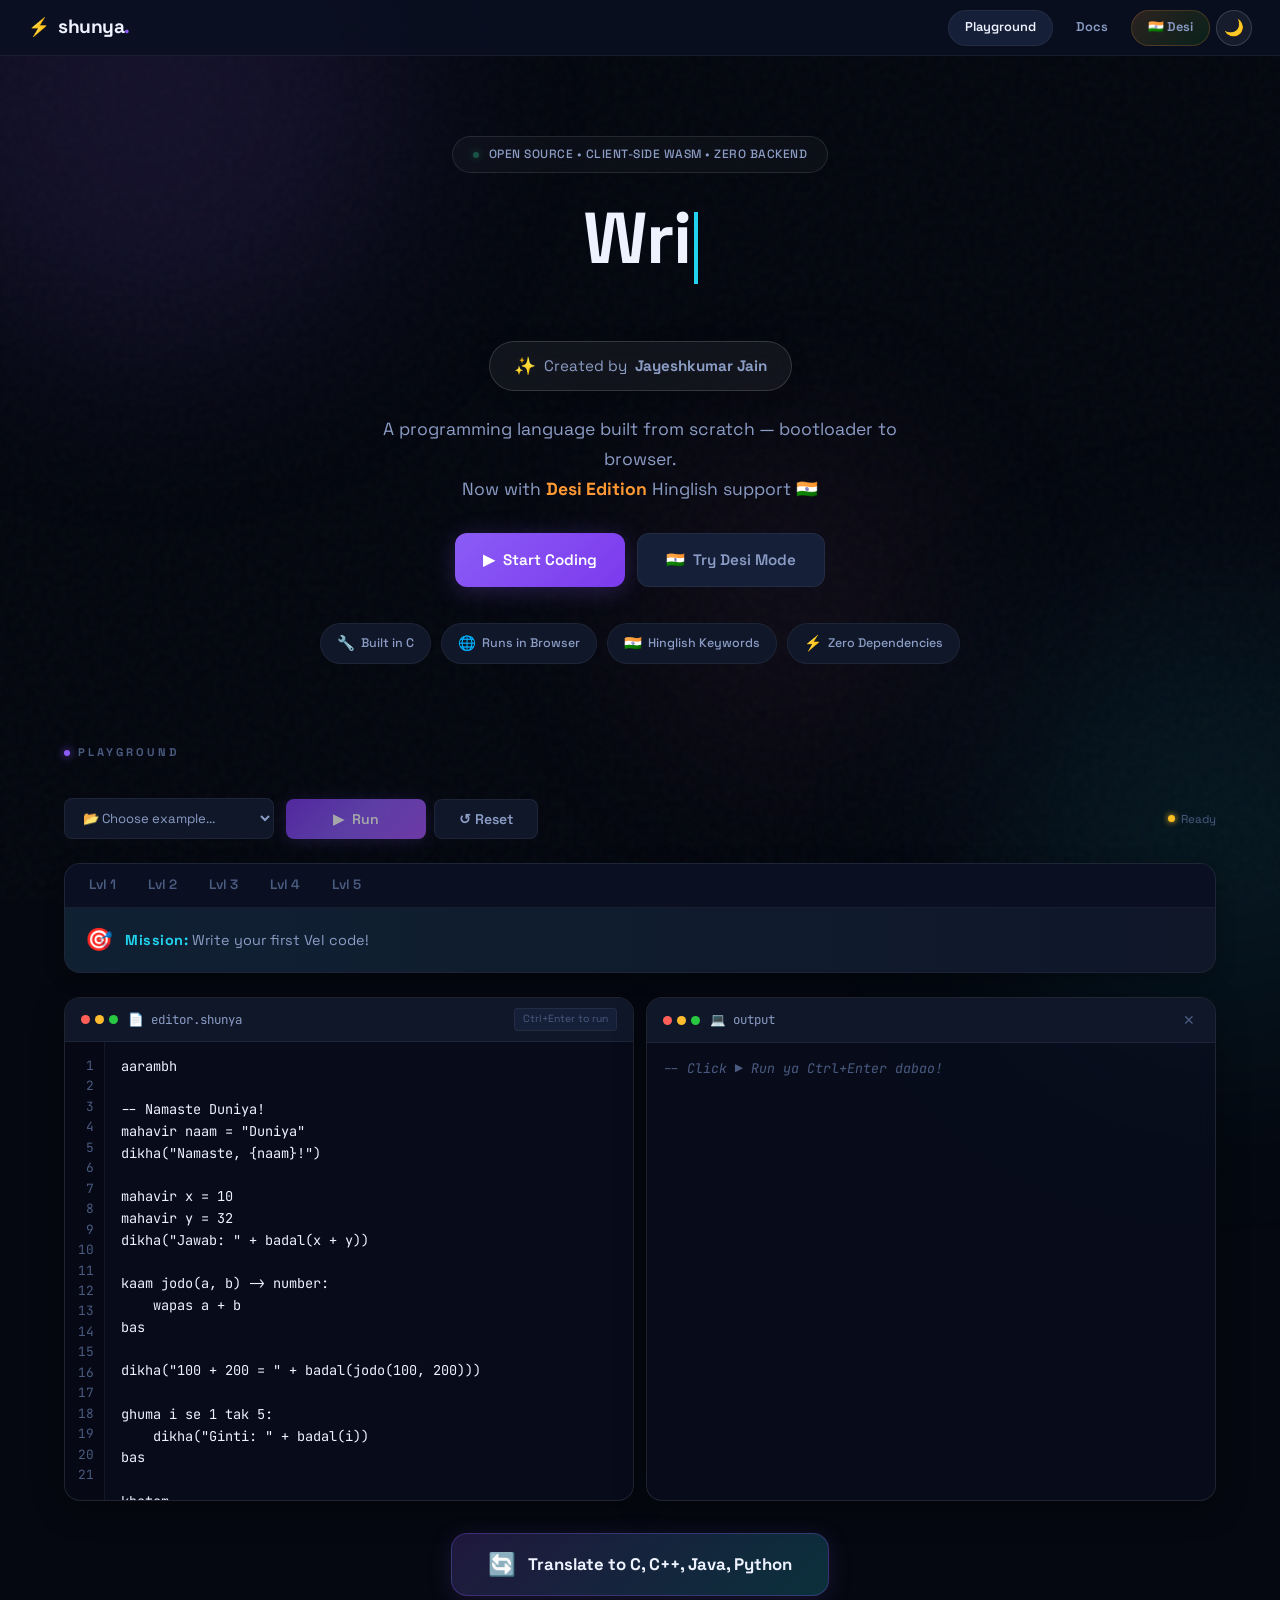
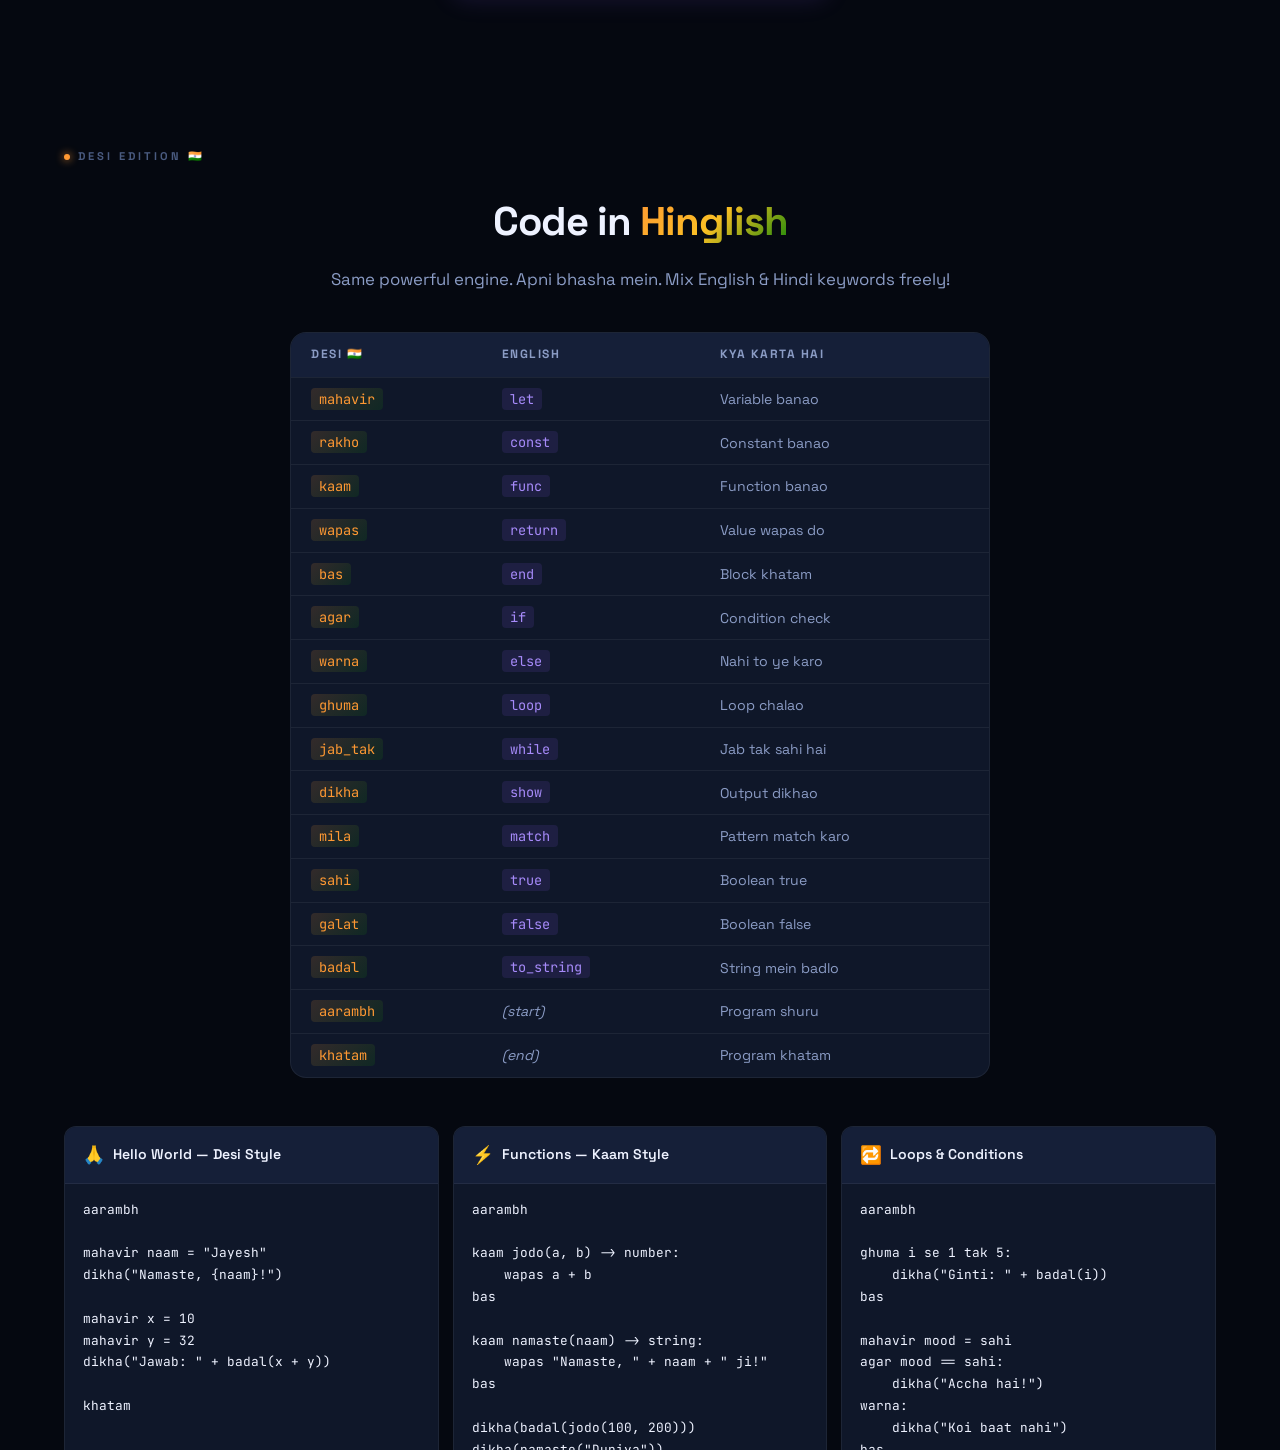
<file: velOS/index.html>
<!DOCTYPE html>
<html lang="en">
<head>
    <meta charset="UTF-8">
    <meta http-equiv="refresh" content="0; url='./web/index.html'">
    <title>ShunyaOS Redirect</title>
</head>
<body>
    <p>Redirecting to the <a href="./web/index.html">Shunya Playground</a>...</p>
</body>
</html>
</file>
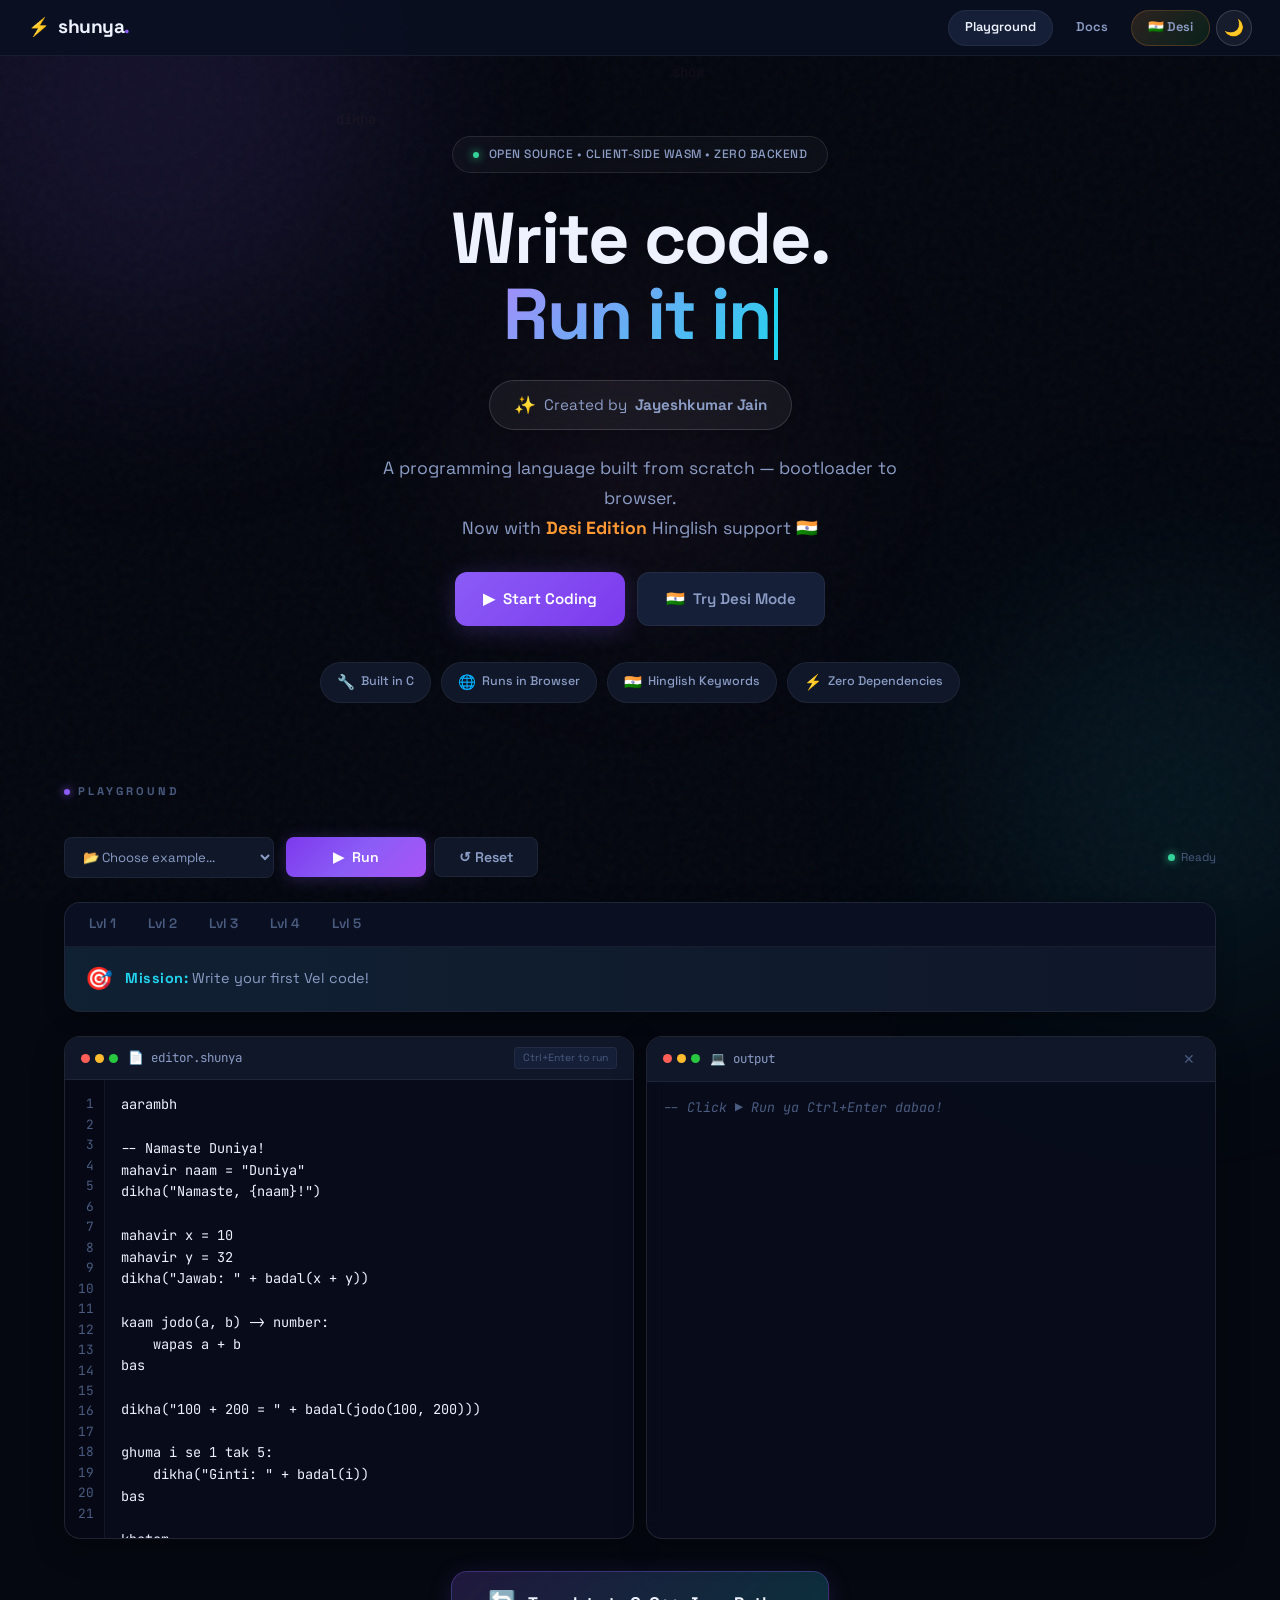
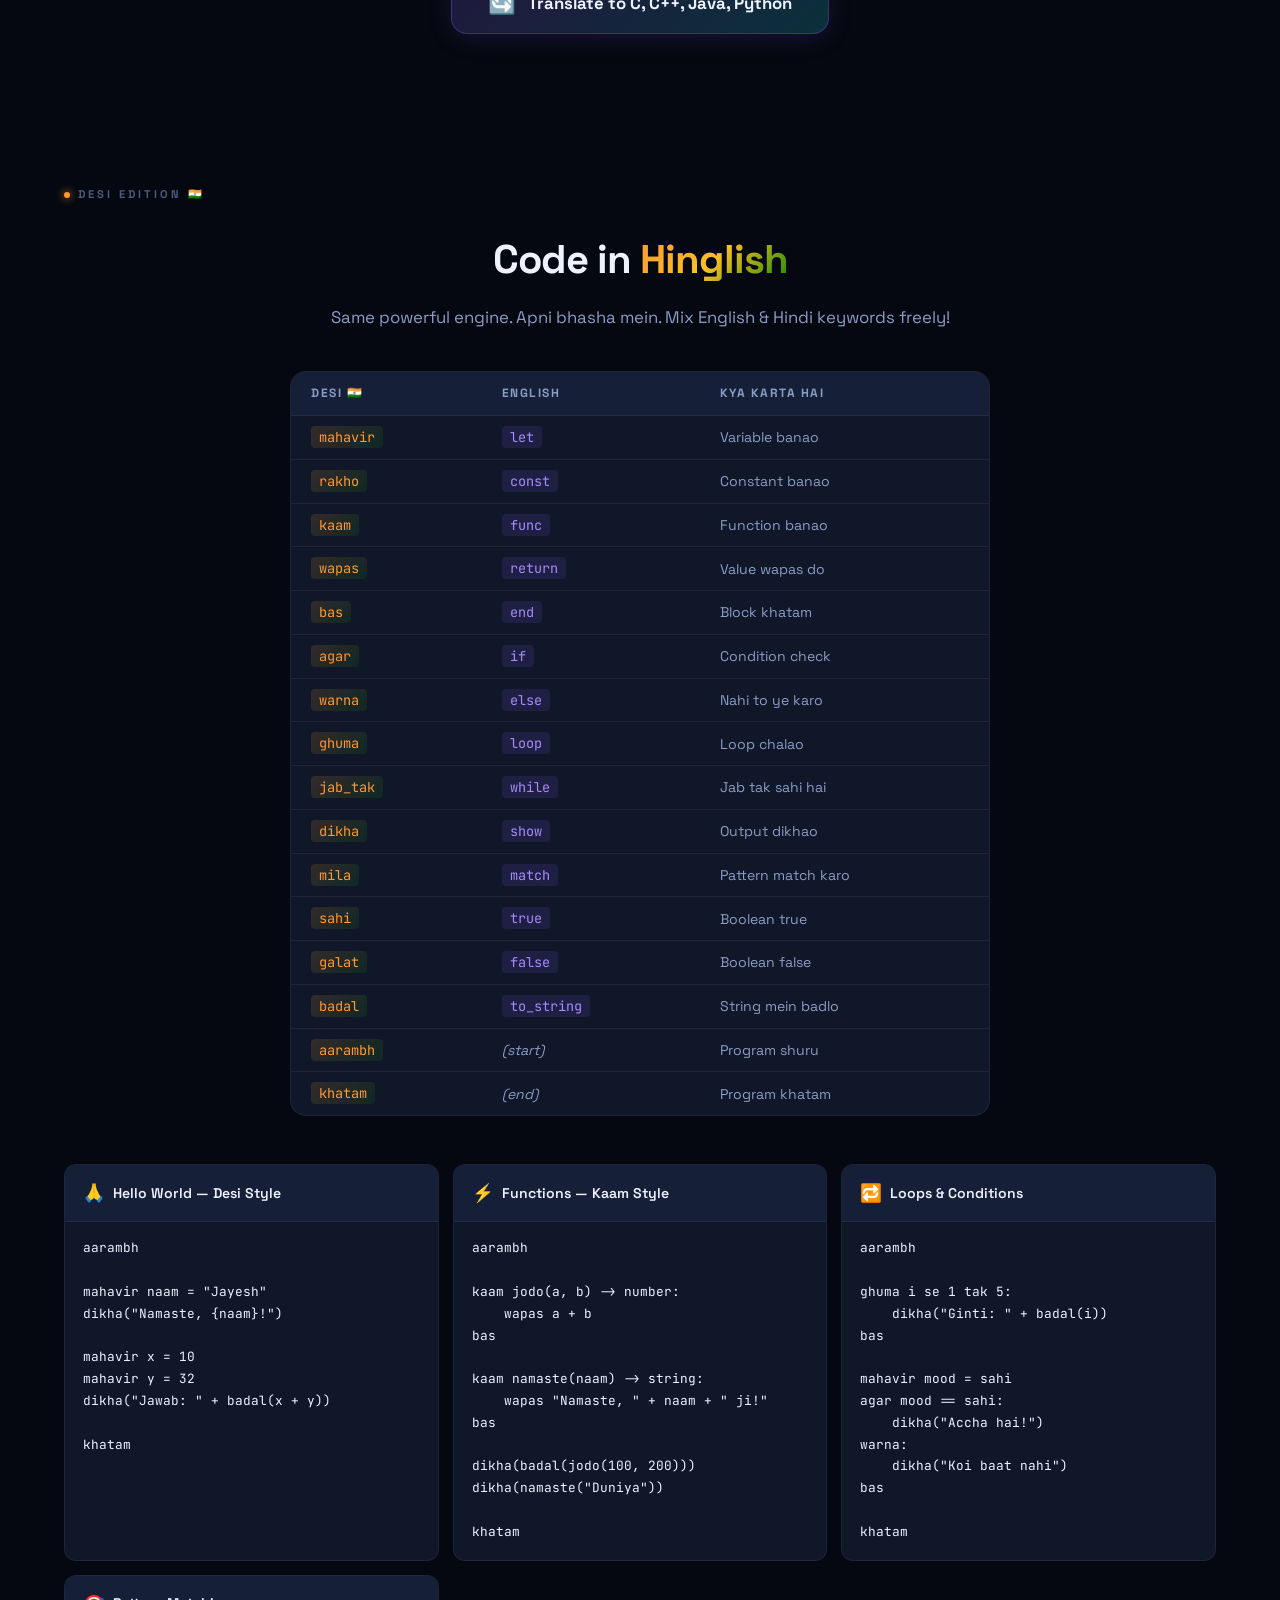
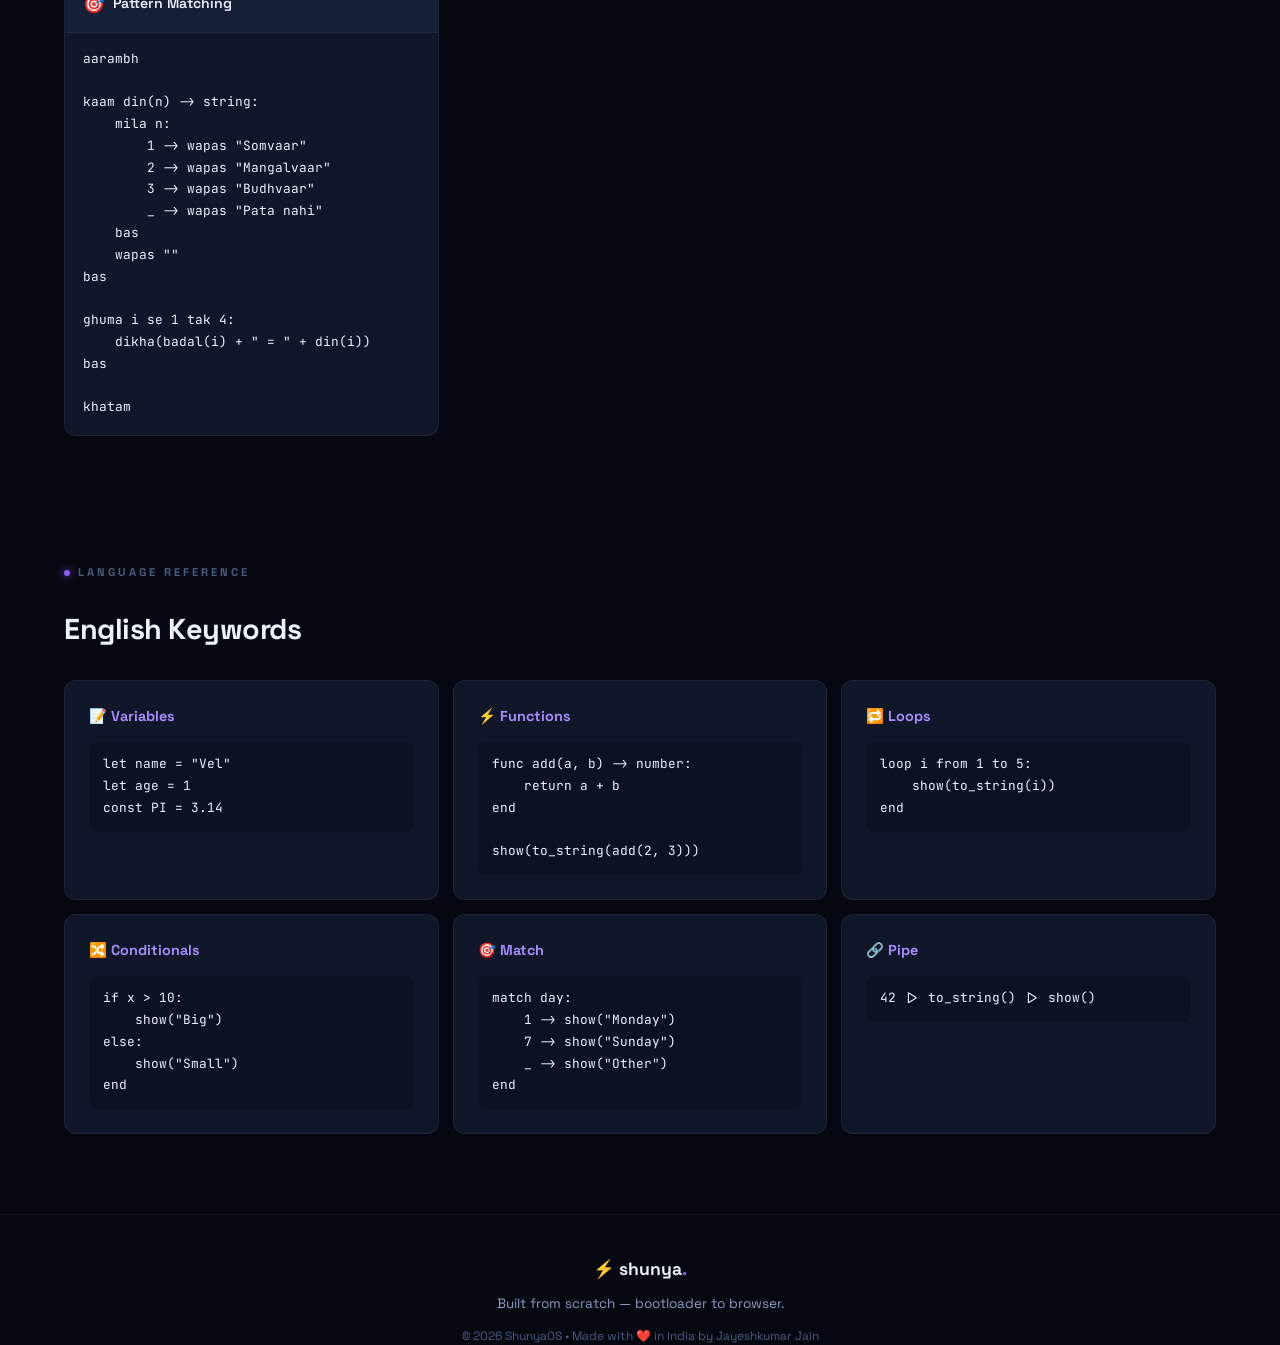
<file: velOS/web/index.html>
<!DOCTYPE html>
<html lang="en">
<head>
    <meta charset="UTF-8">
    <meta name="viewport" content="width=device-width, initial-scale=1.0">
    <meta name="description" content="Shunya Playground — Write and run Shunya code in your browser. A custom language built from scratch, now with Desi Edition Hinglish keywords.">
    <title>Shunya Playground — Code in English or Hinglish 🇮🇳</title>
    <link rel="preconnect" href="https://fonts.googleapis.com">
    <link rel="preconnect" href="https://fonts.gstatic.com" crossorigin>
    <link href="https://fonts.googleapis.com/css2?family=JetBrains+Mono:ital,wght@0,400;0,600;0,700;1,400&family=Space+Grotesk:wght@400;500;600;700&display=swap" rel="stylesheet">
    <link rel="stylesheet" href="style.css">
</head>
<body>

    <!-- Animated BG -->
    <div class="bg-noise"></div>
    <div class="bg-glow g1"></div>
    <div class="bg-glow g2"></div>
    <div class="bg-glow g3"></div>
    <canvas id="code-rain" class="code-rain"></canvas>
    <canvas id="confetti-canvas" class="confetti-canvas"></canvas>

    <!-- Nav -->
    <nav id="nav">
        <div class="nav-brand">
            <span class="brand-icon">⚡</span>
            <span class="brand-name">shunya<span class="brand-dot">.</span></span>
        </div>
        <div class="nav-links">
            <a href="#playground" class="nav-pill active">Playground</a>
            <a href="#reference" class="nav-pill">Docs</a>
            <a href="#desi" class="nav-pill desi-pill">🇮🇳 Desi</a>
            <button class="theme-toggle" id="theme-toggle" title="Toggle Light/Dark Mode">🌙</button>
        </div>
    </nav>

    <!-- Hero -->
    <header id="hero">
        <div class="hero-badge">
            <span class="badge-pulse"></span>
            open source &bull; client-side wasm &bull; zero backend
        </div>
        <h1 id="typewriter-headline" class="typewriter-headline"></h1>
        <div class="creator-badge">
            <span class="creator-icon">✨</span> Created by <strong>Jayeshkumar Jain</strong>
        </div>
        <p class="hero-desc">A programming language built from scratch — bootloader to browser.<br>Now with <strong class="desi-highlight">Desi Edition</strong> Hinglish support 🇮🇳</p>
        <div class="hero-cta">
            <a href="#playground" class="cta-btn primary">
                <span>▶</span> Start Coding
            </a>
            <a href="#desi" class="cta-btn secondary">
                <span>🇮🇳</span> Try Desi Mode
            </a>
        </div>
        <div class="hero-chips">
            <div class="chip"><span class="chip-emoji">🔧</span> Built in C</div>
            <div class="chip"><span class="chip-emoji">🌐</span> Runs in Browser</div>
            <div class="chip"><span class="chip-emoji">🇮🇳</span> Hinglish Keywords</div>
            <div class="chip"><span class="chip-emoji">⚡</span> Zero Dependencies</div>
        </div>
    </header>

    <!-- Playground -->
    <main id="playground">
        <div class="section-label">
            <span class="label-dot"></span>
            PLAYGROUND
        </div>

        <!-- Toolbar -->
        <div class="toolbar">
            <select id="examples-dropdown">
                <option value="">📂 Choose example...</option>
                <optgroup label="English">
                    <option value="hello">👋 Hello World</option>
                    <option value="fibonacci">🔢 Fibonacci Sequence</option>
                    <option value="fizzbuzz">🧩 FizzBuzz Challenge</option>
                    <option value="functions">⚡ Functions & Pipes</option>
                    <option value="match">🎯 Pattern Matching</option>
                </optgroup>
                <optgroup label="🇮🇳 Desi Edition">
                    <option value="desi_hello">🙏 Namaste Duniya</option>
                    <option value="desi_func">⚡ Kaam (Functions)</option>
                    <option value="desi_loop">🔁 Ghuma (Loops)</option>
                    <option value="desi_match">🎯 Mila (Pattern Match)</option>
                </optgroup>
            </select>
            <div class="toolbar-actions">
                <button class="btn btn-run" id="btn-run" disabled>
                    <span id="run-icon">▶</span>
                    <span id="run-label">Loading...</span>
                </button>
                <button class="btn btn-secondary" id="btn-reset">↺ Reset</button>
            </div>
            <div class="status" id="status-indicator">
                <span class="status-dot" id="status-dot"></span>
                <span id="status-text">Loading Wasm...</span>
            </div>
        </div>

        <!-- Mission / Levels -->
        <div class="mission-bar" id="mission-bar">
            <div class="level-tabs" id="level-tabs">
                <button class="lvl-btn" data-level="1">Lvl 1</button>
                <button class="lvl-btn" data-level="2">Lvl 2</button>
                <button class="lvl-btn" data-level="3">Lvl 3</button>
                <button class="lvl-btn" data-level="4">Lvl 4</button>
                <button class="lvl-btn" data-level="5">Lvl 5</button>
            </div>
            <div class="mission-briefing">
                <span class="mission-icon">🎯</span>
                <div class="mission-text">
                    <strong>Mission:</strong> <span id="mission-desc">Write your first Vel code!</span>
                </div>
            </div>
        </div>

        <!-- Panels -->
        <div class="panels">
            <section class="panel">
                <div class="panel-bar">
                    <div class="dots"><i></i><i></i><i></i></div>
                    <span class="panel-name">📄 editor.shunya</span>
                    <span class="panel-hint">Ctrl+Enter to run</span>
                </div>
                <div class="editor-wrap">
                    <div class="lines" id="line-numbers"></div>
                    <textarea id="code-editor" spellcheck="false" autocomplete="off" autocorrect="off" autocapitalize="off">aarambh

-- Namaste Duniya!
mahavir naam = "Duniya"
dikha("Namaste, {naam}!")

mahavir x = 10
mahavir y = 32
dikha("Jawab: " + badal(x + y))

kaam jodo(a, b) -> number:
    wapas a + b
bas

dikha("100 + 200 = " + badal(jodo(100, 200)))

ghuma i se 1 tak 5:
    dikha("Ginti: " + badal(i))
bas

khatam</textarea>
                </div>
            </section>
            <section class="panel">
                <div class="panel-bar">
                    <div class="dots"><i></i><i></i><i></i></div>
                    <span class="panel-name">💻 output</span>
                    <button class="clear-btn" id="btn-clear" title="Clear">✕</button>
                </div>
                <div class="output-wrap" id="output-body">
                    <div id="output" class="output-text"><span class="dim">-- Click ▶ Run ya Ctrl+Enter dabao!</span></div>
                </div>
            </section>
        </div>

        <!-- BIG TRANSLATE BUTTON -->
        <div class="translate-cta">
            <button class="btn-translate" id="btn-translate">
                <span class="translate-icon">🔄</span>
                <span>Translate to C, C++, Java, Python</span>
            </button>
        </div>

        <!-- TRANSLATE GRID — 4 language cards always visible -->
        <div class="translate-grid" id="translate-grid" style="display:none;">
            <div class="translate-card" data-lang="python">
                <div class="translate-card-head">
                    <span class="tc-icon">🐍</span>
                    <span class="tc-name">Python</span>
                    <button class="copy-btn" data-copy="python" title="Copy">📋 Copy</button>
                </div>
                <pre class="translate-card-code" id="code-python"><span class="dim">Click Translate...</span></pre>
            </div>
            <div class="translate-card" data-lang="c">
                <div class="translate-card-head">
                    <span class="tc-icon">⚙️</span>
                    <span class="tc-name">C</span>
                    <button class="copy-btn" data-copy="c" title="Copy">📋 Copy</button>
                </div>
                <pre class="translate-card-code" id="code-c"><span class="dim">Click Translate...</span></pre>
            </div>
            <div class="translate-card" data-lang="cpp">
                <div class="translate-card-head">
                    <span class="tc-icon">⚡</span>
                    <span class="tc-name">C++</span>
                    <button class="copy-btn" data-copy="cpp" title="Copy">📋 Copy</button>
                </div>
                <pre class="translate-card-code" id="code-cpp"><span class="dim">Click Translate...</span></pre>
            </div>
            <div class="translate-card" data-lang="java">
                <div class="translate-card-head">
                    <span class="tc-icon">☕</span>
                    <span class="tc-name">Java</span>
                    <button class="copy-btn" data-copy="java" title="Copy">📋 Copy</button>
                </div>
                <pre class="translate-card-code" id="code-java"><span class="dim">Click Translate...</span></pre>
            </div>
        </div>
    </main>

    <!-- Desi Edition Showcase -->
    <section id="desi">
        <div class="section-label">
            <span class="label-dot desi-dot"></span>
            DESI EDITION 🇮🇳
        </div>
        <div class="desi-hero">
            <h2>Code in <span class="gradient-text-warm">Hinglish</span></h2>
            <p>Same powerful engine. Apni bhasha mein. Mix English & Hindi keywords freely!</p>
        </div>

        <div class="keyword-table-wrap">
            <table class="keyword-table">
                <thead>
                    <tr><th>Desi 🇮🇳</th><th>English</th><th>Kya karta hai</th></tr>
                </thead>
                <tbody>
                    <tr><td><code>mahavir</code></td><td><code>let</code></td><td>Variable banao</td></tr>
                    <tr><td><code>rakho</code></td><td><code>const</code></td><td>Constant banao</td></tr>
                    <tr><td><code>kaam</code></td><td><code>func</code></td><td>Function banao</td></tr>
                    <tr><td><code>wapas</code></td><td><code>return</code></td><td>Value wapas do</td></tr>
                    <tr><td><code>bas</code></td><td><code>end</code></td><td>Block khatam</td></tr>
                    <tr><td><code>agar</code></td><td><code>if</code></td><td>Condition check</td></tr>
                    <tr><td><code>warna</code></td><td><code>else</code></td><td>Nahi to ye karo</td></tr>
                    <tr><td><code>ghuma</code></td><td><code>loop</code></td><td>Loop chalao</td></tr>
                    <tr><td><code>jab_tak</code></td><td><code>while</code></td><td>Jab tak sahi hai</td></tr>
                    <tr><td><code>dikha</code></td><td><code>show</code></td><td>Output dikhao</td></tr>
                    <tr><td><code>mila</code></td><td><code>match</code></td><td>Pattern match karo</td></tr>
                    <tr><td><code>sahi</code></td><td><code>true</code></td><td>Boolean true</td></tr>
                    <tr><td><code>galat</code></td><td><code>false</code></td><td>Boolean false</td></tr>
                    <tr><td><code>badal</code></td><td><code>to_string</code></td><td>String mein badlo</td></tr>
                    <tr><td><code>aarambh</code></td><td><em>(start)</em></td><td>Program shuru</td></tr>
                    <tr><td><code>khatam</code></td><td><em>(end)</em></td><td>Program khatam</td></tr>
                </tbody>
            </table>
        </div>

        <div class="desi-examples">
            <div class="desi-card">
                <div class="desi-card-head">
                    <span>🙏</span> Hello World — Desi Style
                </div>
                <pre><code>aarambh

mahavir naam = "Jayesh"
dikha("Namaste, {naam}!")

mahavir x = 10
mahavir y = 32
dikha("Jawab: " + badal(x + y))

khatam</code></pre>
            </div>
            <div class="desi-card">
                <div class="desi-card-head">
                    <span>⚡</span> Functions — Kaam Style
                </div>
                <pre><code>aarambh

kaam jodo(a, b) -> number:
    wapas a + b
bas

kaam namaste(naam) -> string:
    wapas "Namaste, " + naam + " ji!"
bas

dikha(badal(jodo(100, 200)))
dikha(namaste("Duniya"))

khatam</code></pre>
            </div>
            <div class="desi-card">
                <div class="desi-card-head">
                    <span>🔁</span> Loops & Conditions
                </div>
                <pre><code>aarambh

ghuma i se 1 tak 5:
    dikha("Ginti: " + badal(i))
bas

mahavir mood = sahi
agar mood == sahi:
    dikha("Accha hai!")
warna:
    dikha("Koi baat nahi")
bas

khatam</code></pre>
            </div>
            <div class="desi-card">
                <div class="desi-card-head">
                    <span>🎯</span> Pattern Matching
                </div>
                <pre><code>aarambh

kaam din(n) -> string:
    mila n:
        1 -> wapas "Somvaar"
        2 -> wapas "Mangalvaar"
        3 -> wapas "Budhvaar"
        _ -> wapas "Pata nahi"
    bas
    wapas ""
bas

ghuma i se 1 tak 4:
    dikha(badal(i) + " = " + din(i))
bas

khatam</code></pre>
            </div>
        </div>
    </section>

    <!-- English Reference -->
    <section id="reference">
        <div class="section-label">
            <span class="label-dot"></span>
            LANGUAGE REFERENCE
        </div>
        <h2 class="ref-title">English Keywords</h2>
        <div class="ref-grid">
            <div class="ref-card">
                <h3>📝 Variables</h3>
                <pre><code>let name = "Vel"
let age = 1
const PI = 3.14</code></pre>
            </div>
            <div class="ref-card">
                <h3>⚡ Functions</h3>
                <pre><code>func add(a, b) -> number:
    return a + b
end

show(to_string(add(2, 3)))</code></pre>
            </div>
            <div class="ref-card">
                <h3>🔁 Loops</h3>
                <pre><code>loop i from 1 to 5:
    show(to_string(i))
end</code></pre>
            </div>
            <div class="ref-card">
                <h3>🔀 Conditionals</h3>
                <pre><code>if x > 10:
    show("Big")
else:
    show("Small")
end</code></pre>
            </div>
            <div class="ref-card">
                <h3>🎯 Match</h3>
                <pre><code>match day:
    1 -> show("Monday")
    7 -> show("Sunday")
    _ -> show("Other")
end</code></pre>
            </div>
            <div class="ref-card">
                <h3>🔗 Pipe</h3>
                <pre><code>42 |> to_string() |> show()</code></pre>
            </div>
        </div>
    </section>

    <!-- Footer -->
    <footer>
        <div class="footer-inner">
            <div class="footer-brand">
                <span class="brand-icon">⚡</span> shunya<span class="brand-dot">.</span>
            </div>
            <p>Built from scratch — bootloader to browser.</p>
            <p class="footer-sub">&copy; 2026 ShunyaOS &bull; Made with ❤️ in India by Jayeshkumar Jain</p>
        </div>
    </footer>

    <script src="effects.js?v=5"></script>
    <script src="transpiler.js?v=5"></script>
    <script src="app.js?v=5"></script>
    <script src="vel.js?v=5"></script>
</body>
</html>
</file>
<file: velOS/web/style.css>
/* ============================================
   Shunya Playground — Gen-Z Premium Theme
   ============================================ */

:root {
    --void: #050810;
    --deep: #0a1022;
    --surface: #0f1729;
    --elevated: #151f38;
    --card: #1a2744;
    --hover: #1f2f52;

    --purple: #8b5cf6;
    --purple-bright: #a78bfa;
    --purple-glow: rgba(139, 92, 246, 0.25);
    --blue: #3b82f6;
    --cyan: #22d3ee;
    --green: #34d399;
    --green-dim: rgba(52, 211, 153, 0.15);
    --red: #f87171;
    --orange: #fb923c;
    --yellow: #fbbf24;
    --pink: #f472b6;
    --indian-saffron: #ff9933;
    --indian-green: #138808;

    --text: #eef2ff;
    --text-dim: #8b9cc5;
    --text-muted: #4a5b80;

    --border: rgba(255,255,255,0.06);
    --border-hover: rgba(139,92,246,0.3);

    --mono: 'JetBrains Mono', 'Cascadia Code', 'Fira Code', monospace;
    --sans: 'Space Grotesk', -apple-system, BlinkMacSystemFont, sans-serif;

    --r: 12px;
    --r-sm: 8px;
    --r-lg: 16px;
    --r-xl: 24px;
}

*, *::before, *::after { box-sizing: border-box; margin: 0; padding: 0; }
html { scroll-behavior: smooth; }
body {
    font-family: var(--sans);
    background: var(--void);
    color: var(--text);
    line-height: 1.6;
    min-height: 100vh;
    -webkit-font-smoothing: antialiased;
    overflow-x: hidden;
}

/* ===== BACKGROUND FX ===== */
.bg-noise {
    position: fixed; inset: 0; z-index: -3; pointer-events: none;
    opacity: 0.03;
    background-image: url("data:image/svg+xml,%3Csvg viewBox='0 0 200 200' xmlns='http://www.w3.org/2000/svg'%3E%3Cfilter id='n'%3E%3CfeTurbulence type='fractalNoise' baseFrequency='0.65' numOctaves='3' stitchTiles='stitch'/%3E%3C/filter%3E%3Crect width='100%25' height='100%25' filter='url(%23n)'/%3E%3C/svg%3E");
}

.bg-glow {
    position: fixed; border-radius: 50%; filter: blur(100px);
    z-index: -2; pointer-events: none;
}
.g1 { width: 500px; height: 500px; top: -150px; left: -100px; background: rgba(139,92,246,0.12); animation: drift 25s ease-in-out infinite alternate; }
.g2 { width: 400px; height: 400px; bottom: -100px; right: -100px; background: rgba(34,211,238,0.08); animation: drift 20s ease-in-out infinite alternate-reverse; }
.g3 { width: 300px; height: 300px; top: 50%; left: 50%; transform: translate(-50%,-50%); background: rgba(244,114,182,0.06); animation: drift 30s ease-in-out infinite alternate; }

@keyframes drift {
    0% { transform: translate(0,0) scale(1); }
    100% { transform: translate(40px,30px) scale(1.1); }
}

/* ===== NAV ===== */
#nav {
    position: sticky; top: 0; z-index: 100;
    display: flex; align-items: center; justify-content: space-between;
    padding: 0 28px; height: 56px;
    background: rgba(10,16,34,0.85);
    backdrop-filter: blur(20px); -webkit-backdrop-filter: blur(20px);
    border-bottom: 1px solid var(--border);
}

.nav-brand { display: flex; align-items: center; gap: 8px; font-weight: 700; font-size: 1.2rem; }
.brand-icon { font-size: 1.1rem; }
.brand-name { letter-spacing: -0.5px; }
.brand-dot { color: var(--purple); }

.nav-links { display: flex; gap: 6px; }
.nav-pill {
    padding: 6px 16px; border-radius: 100px;
    font-size: 0.8rem; font-weight: 600;
    color: var(--text-dim); text-decoration: none;
    border: 1px solid transparent;
    transition: all 0.2s;
}
.nav-pill:hover, .nav-pill.active { color: var(--text); background: var(--elevated); border-color: var(--border); }
.desi-pill { background: linear-gradient(135deg, rgba(255,153,51,0.15), rgba(19,136,8,0.15)); border-color: rgba(255,153,51,0.2) !important; }
.desi-pill:hover { background: linear-gradient(135deg, rgba(255,153,51,0.25), rgba(19,136,8,0.25)); }

/* ===== HERO ===== */
#hero { text-align: center; padding: 80px 24px 48px; }

.hero-badge {
    display: inline-flex; align-items: center; gap: 10px;
    background: rgba(255, 255, 255, 0.03); border: 1px solid rgba(255, 255, 255, 0.1);
    backdrop-filter: blur(10px); -webkit-backdrop-filter: blur(10px);
    padding: 8px 20px; border-radius: 100px;
    font-size: 0.75rem; font-weight: 500;
    color: var(--text-dim); letter-spacing: 0.5px;
    text-transform: uppercase; margin-bottom: 28px;
}

.creator-badge {
    display: inline-flex; align-items: center; gap: 8px;
    background: rgba(255, 255, 255, 0.05); border: 1px solid rgba(255, 255, 255, 0.15);
    backdrop-filter: blur(10px); -webkit-backdrop-filter: blur(10px);
    padding: 10px 24px; border-radius: 100px;
    font-size: 0.95rem; color: var(--text-dim); margin-bottom: 24px;
    box-shadow: 0 4px 20px rgba(0,0,0,0.2);
    transition: all 0.3s ease;
}
.creator-badge:hover {
    transform: translateY(-2px) scale(1.02);
    background: rgba(255, 255, 255, 0.08);
    box-shadow: 0 8px 30px rgba(139, 92, 246, 0.2);
    border-color: rgba(255, 255, 255, 0.25);
}
.creator-icon { font-size: 1.1rem; }

.typewriter-headline {
    min-height: 120px; /* Prevent layout shift */
    font-size: clamp(2.5rem, 6vw, 4.5rem); font-weight: 700; line-height: 1.05; letter-spacing: -2px; margin-bottom: 20px;
}
.typewriter-cursor {
    display: inline-block;
    width: 4px;
    height: 1em;
    background-color: var(--cyan);
    vertical-align: text-bottom;
    animation: blink 1s step-end infinite;
    margin-left: 4px;
}
@keyframes blink { 50% { opacity: 0; } }

.badge-pulse {
    width: 6px; height: 6px; border-radius: 50%;
    background: var(--green);
    box-shadow: 0 0 8px var(--green);
    animation: pulse 2s ease infinite;
}

@keyframes pulse { 0%,100% { opacity:1; } 50% { opacity:0.3; } }

h1 { font-size: clamp(2.5rem, 6vw, 4.5rem); font-weight: 700; line-height: 1.05; letter-spacing: -2px; margin-bottom: 20px; }

.gradient-text {
    background: linear-gradient(135deg, var(--purple-bright), var(--cyan));
    -webkit-background-clip: text; -webkit-text-fill-color: transparent;
    background-clip: text;
}

.gradient-text-warm {
    background: linear-gradient(135deg, var(--indian-saffron), var(--yellow), var(--indian-green));
    -webkit-background-clip: text; -webkit-text-fill-color: transparent;
    background-clip: text;
}

.hero-desc { color: var(--text-dim); font-size: 1.1rem; max-width: 540px; margin: 0 auto 28px; line-height: 1.7; }
.desi-highlight { color: var(--indian-saffron); -webkit-text-fill-color: unset; }

.hero-cta { display: flex; gap: 12px; justify-content: center; margin-bottom: 36px; flex-wrap: wrap; }

.cta-btn {
    display: inline-flex; align-items: center; gap: 8px;
    padding: 14px 28px; border-radius: var(--r);
    font-family: var(--sans); font-size: 0.95rem; font-weight: 600;
    text-decoration: none; transition: all 0.25s;
}

.cta-btn.primary {
    background: linear-gradient(135deg, var(--purple), #7c3aed);
    color: white;
    box-shadow: 0 4px 24px var(--purple-glow);
}
.cta-btn.primary:hover { transform: translateY(-2px) scale(1.05); box-shadow: 0 8px 40px rgba(139, 92, 246, 0.6); }

.cta-btn.secondary {
    background: var(--elevated);
    color: var(--text-dim);
    border: 1px solid var(--border);
}
.cta-btn.secondary:hover { border-color: var(--indian-saffron); color: var(--indian-saffron); }

.hero-chips { display: flex; gap: 10px; justify-content: center; flex-wrap: wrap; }
.chip {
    display: flex; align-items: center; gap: 6px;
    padding: 8px 16px; border-radius: 100px;
    background: var(--surface); border: 1px solid var(--border);
    font-size: 0.78rem; font-weight: 500; color: var(--text-dim);
}
.chip-emoji { font-size: 0.9rem; }

/* ===== SECTION LABEL ===== */
.section-label {
    display: flex; align-items: center; gap: 8px;
    font-size: 0.7rem; font-weight: 700; letter-spacing: 3px;
    color: var(--text-muted); text-transform: uppercase;
    margin-bottom: 24px;
}
.label-dot { width: 6px; height: 6px; border-radius: 50%; background: var(--purple); box-shadow: 0 0 8px var(--purple); }
.desi-dot { background: var(--indian-saffron); box-shadow: 0 0 8px var(--indian-saffron); }

/* ===== PLAYGROUND ===== */
#playground { max-width: 1200px; margin: 0 auto; padding: 32px 24px 64px; }

.toolbar {
    display: flex; align-items: center; gap: 12px;
    padding: 12px 0; margin-bottom: 12px; flex-wrap: wrap;
}

#examples-dropdown {
    background: var(--surface); color: var(--text-dim);
    border: 1px solid var(--border); border-radius: var(--r-sm);
    padding: 10px 14px; font-family: var(--sans); font-size: 0.82rem;
    cursor: pointer; outline: none; min-width: 200px; transition: border-color 0.2s;
}
#examples-dropdown:hover { border-color: var(--purple); }
#examples-dropdown optgroup { font-weight: 700; color: var(--text); }

.toolbar-actions { display: flex; gap: 8px; flex: 1; }

.btn {
    display: inline-flex; align-items: center; gap: 8px;
    padding: 10px 24px; border: none; border-radius: var(--r-sm);
    font-family: var(--sans); font-size: 0.88rem; font-weight: 600;
    cursor: pointer; transition: all 0.2s; outline: none;
}
.btn:disabled { opacity: 0.4; cursor: not-allowed; }

.btn-run {
    background: linear-gradient(135deg, #7c3aed, var(--purple), #a855f7);
    color: white;
    box-shadow: 0 2px 16px var(--purple-glow);
    min-width: 140px; justify-content: center;
}
.btn-run:not(:disabled):hover { transform: translateY(-1px); box-shadow: 0 4px 24px var(--purple-glow); }
.btn-run:not(:disabled):active { transform: translateY(0); }

.btn-run:disabled #run-label { animation: pulse 1.8s ease infinite; }

.btn-secondary {
    background: var(--surface); color: var(--text-dim); border: 1px solid var(--border);
}
.btn-secondary:hover { border-color: var(--purple); color: var(--text); }

.status {
    display: flex; align-items: center; gap: 6px;
    font-size: 0.72rem; color: var(--text-muted); margin-left: auto;
}
.status-dot {
    width: 7px; height: 7px; border-radius: 50%;
    background: var(--yellow); box-shadow: 0 0 6px var(--yellow);
    transition: all 0.3s;
}
.status-dot.ready { background: var(--green); box-shadow: 0 0 8px var(--green); }

/* ===== PANELS ===== */
.panels { display: grid; grid-template-columns: 1fr 1fr; gap: 12px; }
@media (max-width: 800px) { .panels { grid-template-columns: 1fr; } }

.panel {
    background: rgba(10, 16, 34, 0.6); border: 1px solid rgba(255, 255, 255, 0.1);
    backdrop-filter: blur(10px); -webkit-backdrop-filter: blur(10px);
    border-radius: var(--r-lg); overflow: hidden;
    display: flex; flex-direction: column;
    transition: all 0.4s ease;
    box-shadow: 0 8px 32px rgba(0, 0, 0, 0.3);
}
.panel:hover {
    transform: translateY(-2px);
    box-shadow: 0 12px 40px rgba(139, 92, 246, 0.15), 0 0 20px rgba(34, 211, 238, 0.1);
    border-color: rgba(255, 255, 255, 0.2);
}
.panel:focus-within {
    border-color: rgba(139, 92, 246, 0.5);
    box-shadow: 0 0 30px rgba(139, 92, 246, 0.2), 0 0 15px rgba(34, 211, 238, 0.2);
}

.panel-bar {
    display: flex; align-items: center; gap: 10px;
    padding: 10px 16px; background: var(--surface);
    border-bottom: 1px solid var(--border);
}

.dots { display: flex; gap: 5px; }
.dots i { display: block; width: 9px; height: 9px; border-radius: 50%; }
.dots i:nth-child(1) { background: #ff5f57; }
.dots i:nth-child(2) { background: #febc2e; }
.dots i:nth-child(3) { background: #28c840; }

.panel-name { font-family: var(--mono); font-size: 0.78rem; color: var(--text-dim); flex: 1; }
.panel-hint {
    font-size: 0.65rem; color: var(--text-muted);
    background: var(--elevated); padding: 2px 8px; border-radius: 4px;
    border: 1px solid var(--border);
}

.clear-btn {
    background: none; border: none; color: var(--text-muted);
    cursor: pointer; padding: 4px; border-radius: 4px; font-size: 0.85rem;
    transition: all 0.2s;
}
.clear-btn:hover { color: var(--red); background: rgba(248,113,113,0.1); }

/* ===== MISSION BAR (LEVELS) ===== */
.mission-bar {
    background: var(--surface);
    border: 1px solid var(--border);
    border-radius: var(--r-lg);
    margin-bottom: 24px;
    overflow: hidden;
    box-shadow: 0 4px 20px rgba(0,0,0,0.3);
}
.level-tabs {
    display: flex;
    background: var(--deep);
    border-bottom: 1px solid var(--border);
    padding: 0 8px;
    overflow-x: auto;
}
.level-tabs::-webkit-scrollbar { height: 4px; }
.lvl-btn {
    background: transparent;
    border: none;
    color: var(--text-muted);
    padding: 12px 16px;
    font-family: var(--sans);
    font-weight: 600;
    font-size: 0.85rem;
    cursor: pointer;
    border-bottom: 2px solid transparent;
    transition: all 0.2s;
    white-space: nowrap;
}
.lvl-btn:hover { color: var(--text-dim); }
.lvl-btn.active {
    color: var(--cyan);
    border-bottom-color: var(--cyan);
}
.lvl-btn.completed {
    color: var(--green);
}
.lvl-btn.completed::after {
    content: ' ✓';
}
.mission-briefing {
    display: flex;
    align-items: center;
    gap: 12px;
    padding: 14px 20px;
    background: linear-gradient(90deg, rgba(34,211,238,0.05), transparent);
}
.mission-icon {
    font-size: 1.4rem;
}
.mission-text {
    font-size: 0.9rem;
    color: var(--text-dim);
}
.mission-text strong {
    color: var(--cyan);
    letter-spacing: 0.5px;
}
.mission-success {
    animation: successPulse 1s ease;
}
@keyframes successPulse {
    0% { box-shadow: 0 0 0 0 rgba(34, 197, 94, 0.4); }
    70% { box-shadow: 0 0 0 10px rgba(34, 197, 94, 0); }
    100% { box-shadow: 0 0 0 0 rgba(34, 197, 94, 0); }
}

/* ===== EDITOR ===== */
.editor-wrap { display: flex; flex: 1; min-height: 420px; }

.lines {
    padding: 14px 0; min-width: 40px; text-align: right;
    font-family: var(--mono); font-size: 0.8rem; line-height: 1.6;
    color: var(--text-muted); background: rgba(0,0,0,0.2);
    border-right: 1px solid var(--border);
    user-select: none; overflow: hidden;
}
.lines span { display: block; padding-right: 10px; }

#code-editor {
    flex: 1; padding: 14px 16px;
    background: transparent; color: var(--text); border: none; outline: none;
    resize: none; font-family: var(--mono); font-size: 0.85rem;
    line-height: 1.6; tab-size: 4; white-space: pre;
    overflow-wrap: normal; overflow-x: auto;
    caret-color: var(--purple-bright);
}
#code-editor::placeholder { color: var(--text-muted); }
#code-editor::selection { background: rgba(139,92,246,0.25); }

/* ===== OUTPUT ===== */
.output-wrap { flex: 1; min-height: 420px; overflow: auto; }
.output-text {
    padding: 14px 16px; font-family: var(--mono);
    font-size: 0.83rem; line-height: 1.7;
    white-space: pre-wrap; word-break: break-word;
    color: var(--green); min-height: 100%;
}
.dim { color: var(--text-muted); font-style: italic; }
.out-err { color: var(--red); }
.out-ok { color: var(--cyan); }

/* ===== OUTPUT / TRANSLATE TABS ===== */
.output-tabs {
    display: flex; gap: 4px; flex: 1;
}
.out-tab {
    background: transparent; border: none;
    color: var(--text-muted);
    padding: 6px 14px; border-radius: 6px;
    font-family: var(--sans); font-size: 0.78rem; font-weight: 600;
    cursor: pointer; transition: all 0.2s;
}
.out-tab:hover { color: var(--text-dim); background: rgba(255,255,255,0.04); }
.out-tab.active {
    color: var(--cyan); background: rgba(34, 211, 238, 0.1);
    box-shadow: 0 0 8px rgba(34, 211, 238, 0.15);
}

/* ===== BIG TRANSLATE BUTTON ===== */
.translate-cta {
    text-align: center;
    margin: 32px 0 24px;
}
.btn-translate {
    display: inline-flex; align-items: center; gap: 12px;
    padding: 16px 36px; border-radius: 16px;
    background: linear-gradient(135deg, rgba(139,92,246,0.2), rgba(34,211,238,0.2));
    border: 1px solid rgba(139,92,246,0.3);
    color: var(--text); font-family: var(--sans);
    font-size: 1.05rem; font-weight: 700;
    cursor: pointer; transition: all 0.3s;
    box-shadow: 0 4px 24px rgba(139,92,246,0.15);
}
.btn-translate:hover {
    transform: translateY(-3px) scale(1.03);
    background: linear-gradient(135deg, rgba(139,92,246,0.35), rgba(34,211,238,0.35));
    box-shadow: 0 8px 40px rgba(139,92,246,0.3), 0 0 20px rgba(34,211,238,0.15);
    border-color: rgba(139,92,246,0.6);
}
.btn-translate:active {
    transform: translateY(-1px) scale(0.98);
}
.translate-icon {
    font-size: 1.4rem;
    animation: spin 3s linear infinite;
    animation-play-state: paused;
}
.btn-translate:hover .translate-icon {
    animation-play-state: running;
}
@keyframes spin { 100% { transform: rotate(360deg); } }

/* ===== TRANSLATE GRID (4 cards) ===== */
.translate-grid {
    display: grid;
    grid-template-columns: 1fr 1fr;
    gap: 16px;
    margin-bottom: 48px;
    animation: gridSlideIn 0.5s ease;
}
@keyframes gridSlideIn {
    from { opacity: 0; transform: translateY(20px); }
    to { opacity: 1; transform: translateY(0); }
}
@media (max-width: 800px) {
    .translate-grid { grid-template-columns: 1fr; }
}

.translate-card {
    background: rgba(10, 16, 34, 0.7);
    border: 1px solid rgba(255,255,255,0.08);
    backdrop-filter: blur(10px); -webkit-backdrop-filter: blur(10px);
    border-radius: var(--r-lg);
    overflow: hidden;
    transition: all 0.3s ease;
    box-shadow: 0 4px 20px rgba(0,0,0,0.3);
}
.translate-card:hover {
    transform: translateY(-3px);
    border-color: rgba(139,92,246,0.3);
    box-shadow: 0 8px 30px rgba(139,92,246,0.15), 0 0 15px rgba(34,211,238,0.1);
}

.translate-card-head {
    display: flex; align-items: center; gap: 10px;
    padding: 12px 16px;
    background: rgba(255,255,255,0.03);
    border-bottom: 1px solid rgba(255,255,255,0.06);
}
.tc-icon { font-size: 1.2rem; }
.tc-name {
    flex: 1; font-family: var(--sans);
    font-weight: 700; font-size: 0.9rem; color: var(--text);
}

.translate-card-code {
    padding: 14px 16px; margin: 0;
    font-family: var(--mono); font-size: 0.8rem; line-height: 1.65;
    color: var(--cyan); white-space: pre-wrap; word-break: break-word;
    max-height: 350px; overflow: auto; background: transparent;
}

.copy-btn {
    background: rgba(255,255,255,0.06); border: 1px solid rgba(255,255,255,0.15);
    backdrop-filter: blur(8px); -webkit-backdrop-filter: blur(8px);
    color: var(--text-dim);
    padding: 5px 12px; border-radius: 8px;
    font-family: var(--sans); font-size: 0.72rem; font-weight: 600;
    cursor: pointer; transition: all 0.2s;
}
.copy-btn:hover {
    background: rgba(139, 92, 246, 0.2);
    border-color: rgba(139, 92, 246, 0.4);
    color: var(--purple-bright);
    transform: scale(1.05);
}
.copy-btn.copied {
    background: rgba(34, 197, 94, 0.2) !important;
    border-color: rgba(34, 197, 94, 0.4) !important;
    color: var(--green) !important;
}

/* ===== DESI SECTION ===== */
#desi { max-width: 1200px; margin: 0 auto; padding: 64px 24px; }

.desi-hero { text-align: center; margin-bottom: 40px; }
.desi-hero h2 { font-size: 2.5rem; font-weight: 700; letter-spacing: -1px; margin-bottom: 12px; }
.desi-hero p { color: var(--text-dim); font-size: 1.05rem; }

/* Keyword Table */
.keyword-table-wrap {
    max-width: 700px; margin: 0 auto 48px;
    background: var(--surface); border: 1px solid var(--border);
    border-radius: var(--r-lg); overflow: hidden;
}

.keyword-table { width: 100%; border-collapse: collapse; }
.keyword-table th {
    padding: 12px 20px; text-align: left;
    background: var(--elevated); font-size: 0.75rem;
    text-transform: uppercase; letter-spacing: 1.5px;
    color: var(--text-dim); border-bottom: 1px solid var(--border);
}
.keyword-table td {
    padding: 10px 20px; border-bottom: 1px solid var(--border);
    font-size: 0.88rem; color: var(--text-dim);
}
.keyword-table tr:last-child td { border-bottom: none; }
.keyword-table tr:hover td { background: var(--elevated); }
.keyword-table code {
    font-family: var(--mono); font-size: 0.85rem;
    padding: 2px 8px; border-radius: 4px;
}
.keyword-table td:first-child code {
    background: linear-gradient(135deg, rgba(255,153,51,0.15), rgba(19,136,8,0.15));
    color: var(--indian-saffron);
}
.keyword-table td:nth-child(2) code {
    background: rgba(139,92,246,0.12); color: var(--purple-bright);
}

/* Desi Example Cards */
.desi-examples { display: grid; grid-template-columns: repeat(auto-fit, minmax(280px,1fr)); gap: 14px; }

.desi-card {
    background: var(--surface); border: 1px solid var(--border);
    border-radius: var(--r); overflow: hidden; transition: all 0.3s;
    position: relative;
}
.desi-card::before {
    content: ''; position: absolute; top: 0; left: 0; right: 0; height: 2px;
    background: linear-gradient(90deg, var(--indian-saffron), #fff, var(--indian-green));
    opacity: 0; transition: opacity 0.3s;
}
.desi-card:hover { border-color: var(--border-hover); transform: translateY(-2px); box-shadow: 0 8px 32px rgba(0,0,0,0.3); }
.desi-card:hover::before { opacity: 1; }

.desi-card-head {
    padding: 14px 18px; font-weight: 600; font-size: 0.88rem;
    background: var(--elevated); border-bottom: 1px solid var(--border);
    display: flex; align-items: center; gap: 8px;
}
.desi-card-head span { font-size: 1.1rem; }

.desi-card pre {
    padding: 16px 18px; margin: 0; overflow-x: auto;
}
.desi-card code {
    font-family: var(--mono); font-size: 0.8rem;
    color: var(--text); line-height: 1.6;
}

/* ===== REFERENCE ===== */
#reference { max-width: 1200px; margin: 0 auto; padding: 64px 24px 80px; }

.ref-title {
    font-size: 1.8rem; font-weight: 700; margin-bottom: 28px;
    letter-spacing: -0.5px;
}

.ref-grid { display: grid; grid-template-columns: repeat(auto-fit, minmax(300px,1fr)); gap: 14px; }

.ref-card {
    background: var(--surface); border: 1px solid var(--border);
    border-radius: var(--r); padding: 24px; transition: all 0.3s;
}
.ref-card:hover { border-color: var(--border-hover); transform: translateY(-2px); }

.ref-card h3 { font-size: 0.9rem; font-weight: 700; margin-bottom: 14px; color: var(--purple-bright); }

.ref-card pre {
    margin: 0; background: rgba(0,0,0,0.2); border-radius: var(--r-sm);
    padding: 12px 14px; overflow-x: auto;
}
.ref-card code { font-family: var(--mono); font-size: 0.8rem; color: var(--text); line-height: 1.6; }

/* ===== FOOTER ===== */
footer {
    border-top: 1px solid var(--border);
    padding: 40px 24px; text-align: center;
}
.footer-inner { max-width: 400px; margin: 0 auto; }
.footer-brand { font-family: var(--sans); font-weight: 700; font-size: 1.1rem; margin-bottom: 10px; }
footer p { color: var(--text-dim); font-size: 0.85rem; margin-top: 6px; }
.footer-sub { color: var(--text-muted) !important; font-size: 0.75rem !important; margin-top: 12px !important; }

/* ===== SCROLLBAR ===== */
::-webkit-scrollbar { width: 5px; height: 5px; }
::-webkit-scrollbar-track { background: transparent; }
::-webkit-scrollbar-thumb { background: var(--text-muted); border-radius: 3px; }
::-webkit-scrollbar-thumb:hover { background: var(--text-dim); }

/* ===== RESPONSIVE ===== */
@media (max-width: 600px) {
    #nav { padding: 0 16px; }
    .nav-links { gap: 4px; }
    .nav-pill { padding: 5px 10px; font-size: 0.72rem; }
    #hero { padding: 48px 16px 32px; }
    h1 { letter-spacing: -1px; }
    .hero-cta { flex-direction: column; align-items: center; }
    #playground { padding: 16px 12px 48px; }
    .toolbar { flex-direction: column; align-items: stretch; }
    #examples-dropdown { min-width: unset; }
    .toolbar-actions { justify-content: center; }
    .status { justify-content: center; margin-left: 0; }
    .panel-hint { display: none; }
    .keyword-table th, .keyword-table td { padding: 8px 12px; font-size: 0.8rem; }
}

/* ===== CODE RAIN CANVAS ===== */
.code-rain {
    position: fixed; top: 0; left: 0; width: 100%; height: 100%;
    z-index: -3; pointer-events: none; opacity: 0.12;
}

/* ===== CONFETTI CANVAS ===== */
.confetti-canvas {
    position: fixed; top: 0; left: 0; width: 100%; height: 100%;
    z-index: 9999; pointer-events: none;
}

/* ===== THEME TOGGLE ===== */
.theme-toggle {
    background: rgba(255,255,255,0.06); border: 1px solid rgba(255,255,255,0.15);
    width: 36px; height: 36px; border-radius: 50%;
    font-size: 1rem; cursor: pointer;
    display: flex; align-items: center; justify-content: center;
    transition: all 0.3s ease;
}
.theme-toggle:hover {
    background: rgba(139,92,246,0.2);
    border-color: rgba(139,92,246,0.5);
    transform: rotate(20deg) scale(1.1);
    box-shadow: 0 0 16px rgba(139,92,246,0.3);
}

/* ===== LIGHT MODE ===== */
body.light-mode {
    --void: #f0f2f5;
    --deep: #ffffff;
    --surface: #f5f7fa;
    --elevated: #eaecf1;
    --card: #e2e5eb;
    --hover: #d8dce4;
    --text: #1a1d26;
    --text-dim: #4a5568;
    --text-muted: #8895a7;
    --border: rgba(0,0,0,0.08);
    --border-hover: rgba(139,92,246,0.3);
}
body.light-mode .bg-noise { opacity: 0.02; }
body.light-mode .bg-glow { opacity: 0.4; }
body.light-mode .code-rain { opacity: 0.06; }
body.light-mode #nav {
    background: rgba(245,247,250,0.9);
    border-bottom-color: rgba(0,0,0,0.06);
}
body.light-mode .theme-toggle {
    background: rgba(0,0,0,0.05); border-color: rgba(0,0,0,0.1);
}
body.light-mode .panel {
    background: rgba(255,255,255,0.8);
    border-color: rgba(0,0,0,0.08);
}
body.light-mode .panel:hover {
    box-shadow: 0 8px 30px rgba(139,92,246,0.1);
}
body.light-mode .panel-bar {
    background: rgba(0,0,0,0.02);
    border-bottom-color: rgba(0,0,0,0.06);
}
body.light-mode #code-editor {
    color: #1a1d26;
}
body.light-mode .output-text {
    color: #047857;
}
body.light-mode .btn-translate {
    background: linear-gradient(135deg, rgba(139,92,246,0.1), rgba(34,211,238,0.1));
    border-color: rgba(139,92,246,0.2);
    color: #1a1d26;
}
body.light-mode .translate-card {
    background: rgba(255,255,255,0.9);
    border-color: rgba(0,0,0,0.08);
}
body.light-mode .translate-card-code {
    color: #6d28d9;
}
body.light-mode .mission-bar {
    background: rgba(255,255,255,0.8);
    border-color: rgba(0,0,0,0.08);
}
body.light-mode .level-tabs { background: rgba(0,0,0,0.02); }
body.light-mode .creator-badge {
    background: rgba(0,0,0,0.04); border-color: rgba(0,0,0,0.1);
}
body.light-mode .hero-badge {
    background: rgba(0,0,0,0.04); border-color: rgba(0,0,0,0.08);
}
body.light-mode .cta-btn.secondary {
    background: rgba(0,0,0,0.04); border-color: rgba(0,0,0,0.1);
    color: #4a5568;
}
body.light-mode .keyword-table {
    background: rgba(255,255,255,0.8);
}
body.light-mode .keyword-table td, body.light-mode .keyword-table th {
    border-color: rgba(0,0,0,0.06);
}
body.light-mode .desi-card {
    background: rgba(255,255,255,0.8); border-color: rgba(0,0,0,0.08);
}
body.light-mode .ref-card {
    background: rgba(255,255,255,0.8); border-color: rgba(0,0,0,0.08);
}
body.light-mode footer {
    border-top-color: rgba(0,0,0,0.06);
}
</file>
